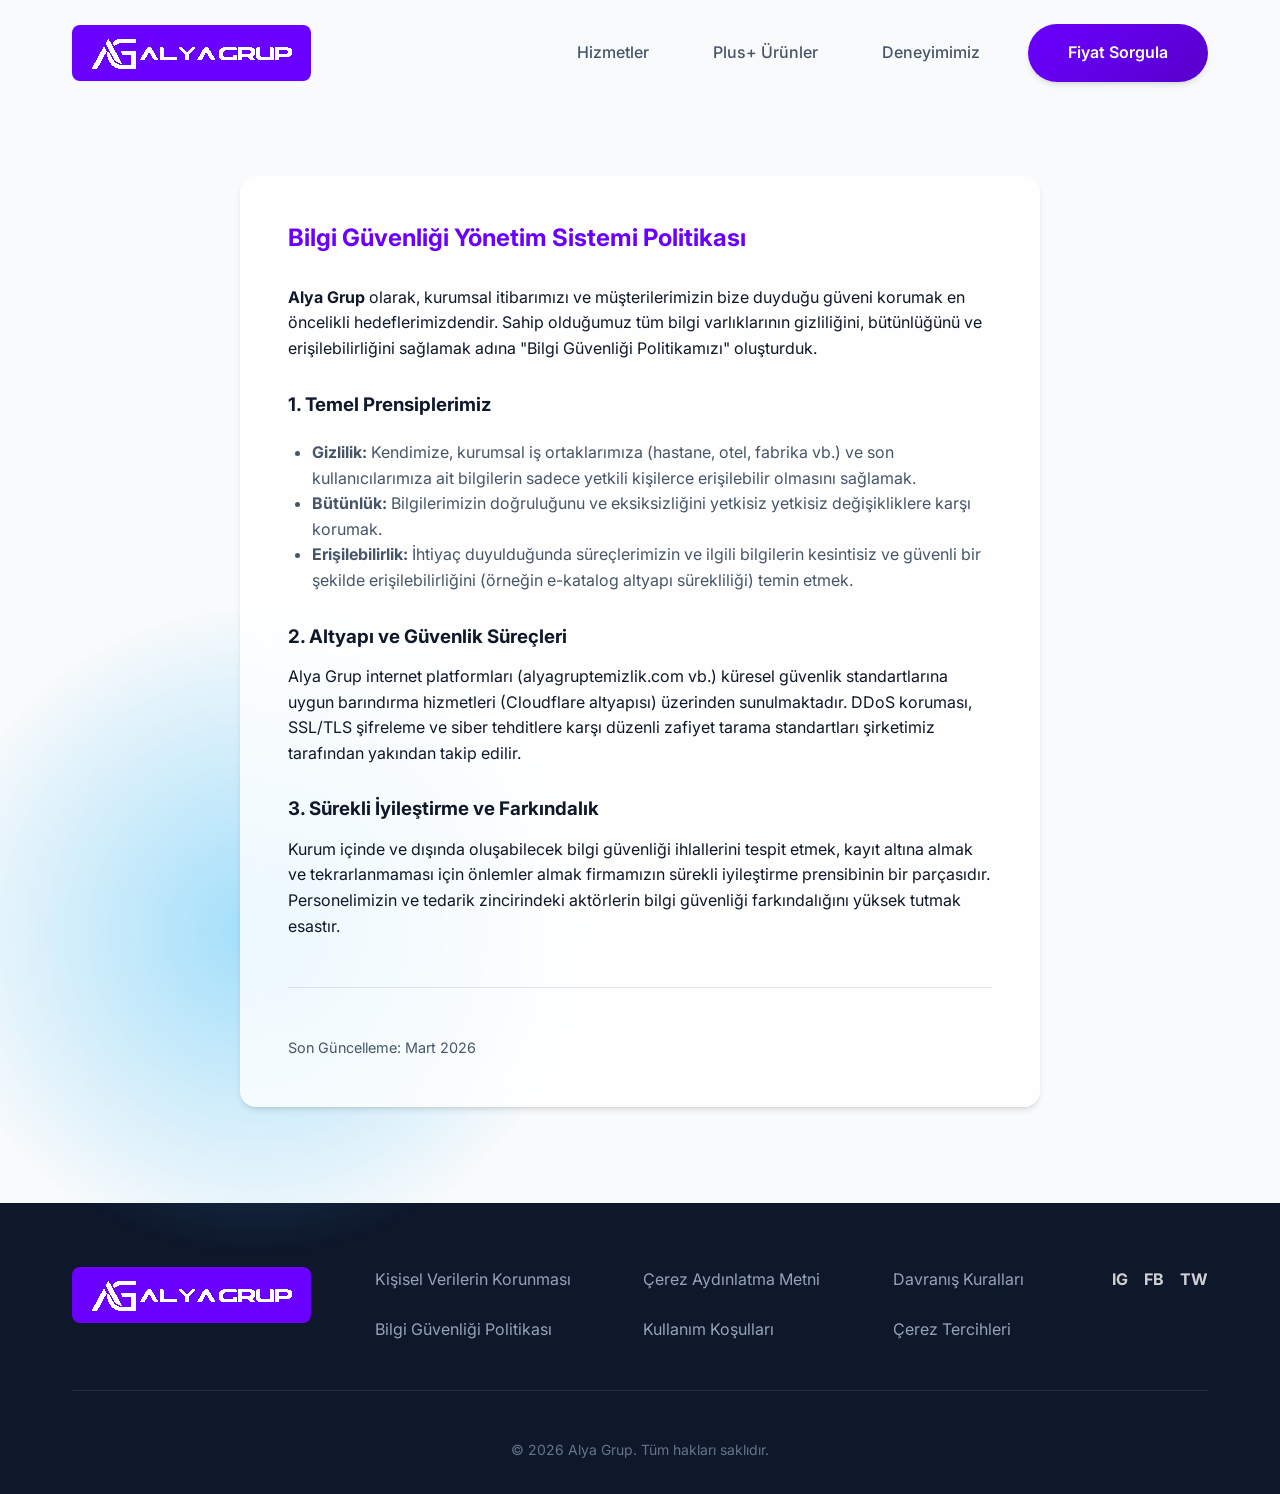
<file: bilgi-guvenligi.html>
<!DOCTYPE html>
<html lang="tr">
<head>
    <meta charset="UTF-8">
    <meta name="viewport" content="width=device-width, initial-scale=1.0">
    <title>Bilgi Güvenliği Politikası - Alya Grup</title>
    <meta name="description" content="Alya Grup Bilgi Güvenliği Politikası ve siber güvenlik standartları.">
    <!-- Google Fonts -->
    <link rel="preconnect" href="https://fonts.googleapis.com">
    <link rel="preconnect" href="https://fonts.gstatic.com" crossorigin>
    <link href="https://fonts.googleapis.com/css2?family=Inter:wght@300;400;500;600;700&display=swap" rel="stylesheet">
    <!-- Main Styles -->
    <link rel="stylesheet" href="style.css?v=3">
</head>
<body>
    <!-- SVG Filter for Logo Background Removal -->
    <svg style="width:0; height:0; position:absolute;" aria-hidden="true">
        <filter id="remove-white-bg">
            <feColorMatrix type="matrix" values="1 0 0 0 0  
                                                 0 1 0 0 0  
                                                 0 0 1 0 0  
                                                 -1 0 0 0 1" />
        </filter>
    </svg>

    <!-- Navigation -->
    <nav class="navbar" id="navbar">
        <div class="container nav-container">
            <a href="index.html" class="logo">
                <img src="New logo.png" alt="Alya Grup Logo" class="logo-img">
            </a>

            <button class="mobile-toggle" aria-label="Toggle navigation">
                <span class="bar"></span>
                <span class="bar"></span>
                <span class="bar"></span>
            </button>
            <ul class="nav-links">
                <li><a href="index.html#services">Hizmetler</a></li>
                <li><a href="index.html#products">Plus+ Ürünler</a></li>
                <li><a href="index.html#experience">Deneyimimiz</a></li>
                <li><a href="index.html#contact" class="btn btn-primary nav-btn">Fiyat Sorgula</a></li>
            </ul>
        </div>
    </nav>

    <!-- Page Content -->
    <section class="section-padding" style="margin-top: 5rem; min-height: 70vh;">
        <div class="bg-orb orb-2"></div>
        <div class="container" style="max-width: 800px; background: rgba(255,255,255,0.8); padding: 3rem; border-radius: var(--border-radius); box-shadow: var(--shadow-md); backdrop-filter: blur(20px);">
            <h1 class="text-primary mb-4" style="margin-bottom: 2rem;">Bilgi Güvenliği Yönetim Sistemi Politikası</h1>
            
            <p style="margin-bottom: 1.5rem;"><strong>Alya Grup</strong> olarak, kurumsal itibarımızı ve müşterilerimizin bize duyduğu güveni korumak en öncelikli hedeflerimizdendir. Sahip olduğumuz tüm bilgi varlıklarının gizliliğini, bütünlüğünü ve erişilebilirliğini sağlamak adına "Bilgi Güvenliği Politikamızı" oluşturduk.</p>

            <h3 style="margin: 2rem 0 1rem; color: var(--text-primary);">1. Temel Prensiplerimiz</h3>
            <p style="margin-bottom: 1.5rem;">
                <ul style="margin-left: 1.5rem; margin-bottom: 1.5rem; color: var(--text-secondary);">
                    <li><strong>Gizlilik:</strong> Kendimize, kurumsal iş ortaklarımıza (hastane, otel, fabrika vb.) ve son kullanıcılarımıza ait bilgilerin sadece yetkili kişilerce erişilebilir olmasını sağlamak.</li>
                    <li><strong>Bütünlük:</strong> Bilgilerimizin doğruluğunu ve eksiksizliğini yetkisiz yetkisiz değişikliklere karşı korumak.</li>
                    <li><strong>Erişilebilirlik:</strong> İhtiyaç duyulduğunda süreçlerimizin ve ilgili bilgilerin kesintisiz ve güvenli bir şekilde erişilebilirliğini (örneğin e-katalog altyapı sürekliliği) temin etmek.</li>
                </ul>
            </p>

            <h3 style="margin: 2rem 0 1rem; color: var(--text-primary);">2. Altyapı ve Güvenlik Süreçleri</h3>
            <p style="margin-bottom: 1.5rem;">Alya Grup internet platformları (alyagruptemizlik.com vb.) küresel güvenlik standartlarına uygun barındırma hizmetleri (Cloudflare altyapısı) üzerinden sunulmaktadır. DDoS koruması, SSL/TLS şifreleme ve siber tehditlere karşı düzenli zafiyet tarama standartları şirketimiz tarafından yakından takip edilir.</p>

            <h3 style="margin: 2rem 0 1rem; color: var(--text-primary);">3. Sürekli İyileştirme ve Farkındalık</h3>
            <p style="margin-bottom: 1.5rem;">Kurum içinde ve dışında oluşabilecek bilgi güvenliği ihlallerini tespit etmek, kayıt altına almak ve tekrarlanmaması için önlemler almak firmamızın sürekli iyileştirme prensibinin bir parçasıdır. Personelimizin ve tedarik zincirindeki aktörlerin bilgi güvenliği farkındalığını yüksek tutmak esastır.</p>

            <hr style="margin: 3rem 0; border: none; border-top: 1px solid rgba(0,0,0,0.1);">
            <p style="color: var(--text-secondary); font-size: 0.9rem;">Son Güncelleme: Mart 2026</p>
        </div>
    </section>

    <!-- Footer -->
    <footer class="footer">
        <div class="container">
            <div class="footer-content">
                <div class="footer-brand">
                    <a href="index.html" class="logo">
                        <img src="New logo.png" alt="Alya Grup Logo" class="logo-img">
                    </a>
                </div>
                <div class="footer-links">
                    <a href="gizlilik-politikasi.html">Kişisel Verilerin Korunması</a>
                    <a href="cerez-politikasi.html">Çerez Aydınlatma Metni</a>
                    <a href="davranis-kurallari.html">Davranış Kuralları</a>
                    <a href="bilgi-guvenligi.html">Bilgi Güvenliği Politikası</a>
                    <a href="kullanim-kosullari.html">Kullanım Koşulları</a>
                    <a href="#" onclick="alert('Çerez tercihleri menüsü yakında eklenecektir.'); return false;">Çerez Tercihleri</a>
                </div>
                <div class="footer-social">
                    <a href="#" aria-label="Instagram">IG</a>
                    <a href="#" aria-label="Facebook">FB</a>
                    <a href="#" aria-label="Twitter">TW</a>
                </div>
            </div>
            <div class="footer-bottom text-center">
                <p>&copy; 2026 Alya Grup. Tüm hakları saklıdır.</p>
            </div>
        </div>
    </footer>

    <script src="script.js"></script>
</body>
</html>
</file>
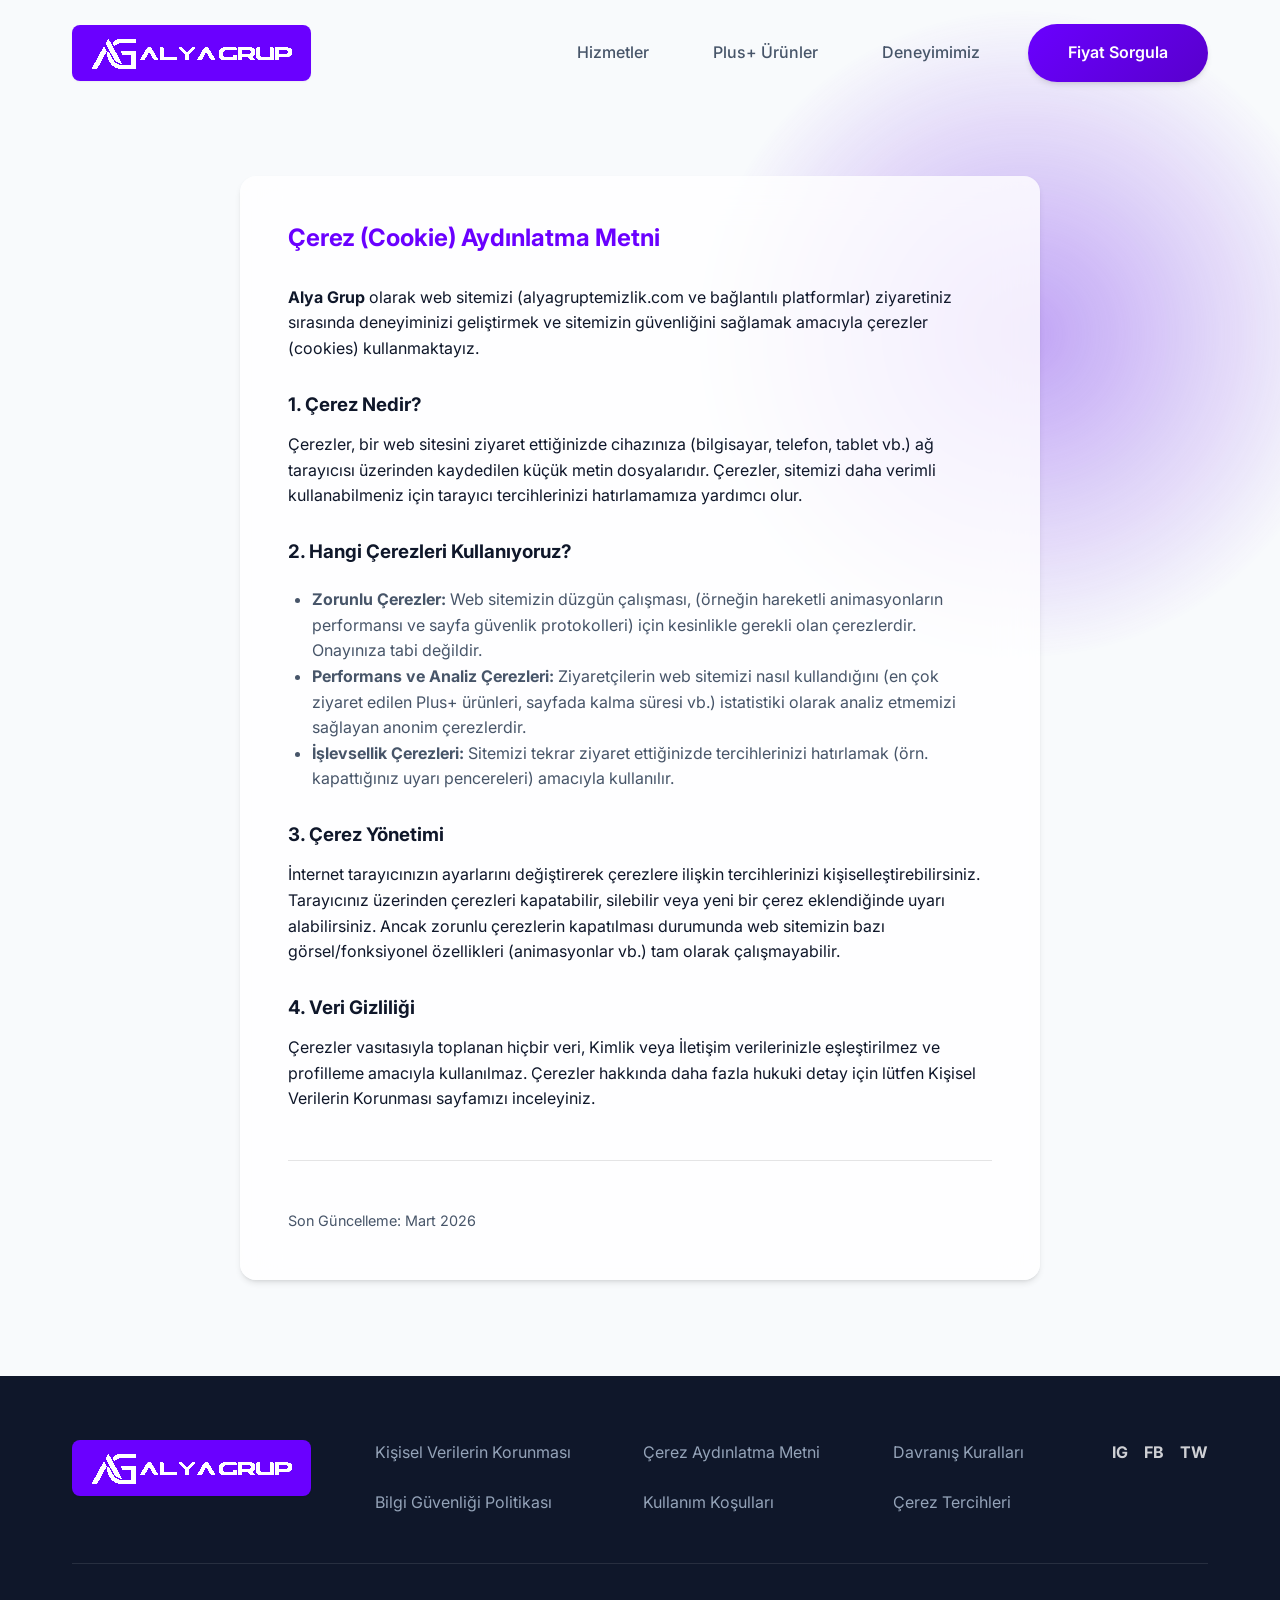
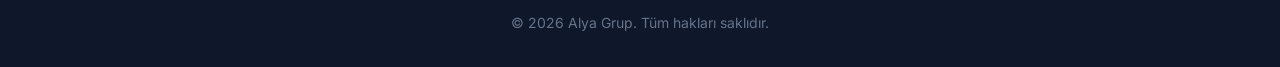
<file: cerez-politikasi.html>
<!DOCTYPE html>
<html lang="tr">
<head>
    <meta charset="UTF-8">
    <meta name="viewport" content="width=device-width, initial-scale=1.0">
    <title>Çerez Aydınlatma Metni - Alya Grup</title>
    <meta name="description" content="Alya Grup Çerez (Cookie) kullanım politikası ve aydınlatma metni.">
    <!-- Google Fonts -->
    <link rel="preconnect" href="https://fonts.googleapis.com">
    <link rel="preconnect" href="https://fonts.gstatic.com" crossorigin>
    <link href="https://fonts.googleapis.com/css2?family=Inter:wght@300;400;500;600;700&display=swap" rel="stylesheet">
    <!-- Main Styles -->
    <link rel="stylesheet" href="style.css?v=3">
</head>
<body>
    <!-- SVG Filter for Logo Background Removal -->
    <svg style="width:0; height:0; position:absolute;" aria-hidden="true">
        <filter id="remove-white-bg">
            <feColorMatrix type="matrix" values="1 0 0 0 0  
                                                 0 1 0 0 0  
                                                 0 0 1 0 0  
                                                 -1 0 0 0 1" />
        </filter>
    </svg>

    <!-- Navigation -->
    <nav class="navbar" id="navbar">
        <div class="container nav-container">
            <a href="index.html" class="logo">
                <img src="New logo.png" alt="Alya Grup Logo" class="logo-img">
            </a>

            <button class="mobile-toggle" aria-label="Toggle navigation">
                <span class="bar"></span>
                <span class="bar"></span>
                <span class="bar"></span>
            </button>
            <ul class="nav-links">
                <li><a href="index.html#services">Hizmetler</a></li>
                <li><a href="index.html#products">Plus+ Ürünler</a></li>
                <li><a href="index.html#experience">Deneyimimiz</a></li>
                <li><a href="index.html#contact" class="btn btn-primary nav-btn">Fiyat Sorgula</a></li>
            </ul>
        </div>
    </nav>

    <!-- Page Content -->
    <section class="section-padding" style="margin-top: 5rem; min-height: 70vh;">
        <div class="bg-orb orb-1"></div>
        <div class="container" style="max-width: 800px; background: rgba(255,255,255,0.8); padding: 3rem; border-radius: var(--border-radius); box-shadow: var(--shadow-md); backdrop-filter: blur(20px);">
            <h1 class="text-primary mb-4" style="margin-bottom: 2rem;">Çerez (Cookie) Aydınlatma Metni</h1>
            
            <p style="margin-bottom: 1.5rem;"><strong>Alya Grup</strong> olarak web sitemizi (alyagruptemizlik.com ve bağlantılı platformlar) ziyaretiniz sırasında deneyiminizi geliştirmek ve sitemizin güvenliğini sağlamak amacıyla çerezler (cookies) kullanmaktayız.</p>

            <h3 style="margin: 2rem 0 1rem; color: var(--text-primary);">1. Çerez Nedir?</h3>
            <p style="margin-bottom: 1.5rem;">Çerezler, bir web sitesini ziyaret ettiğinizde cihazınıza (bilgisayar, telefon, tablet vb.) ağ tarayıcısı üzerinden kaydedilen küçük metin dosyalarıdır. Çerezler, sitemizi daha verimli kullanabilmeniz için tarayıcı tercihlerinizi hatırlamamıza yardımcı olur.</p>

            <h3 style="margin: 2rem 0 1rem; color: var(--text-primary);">2. Hangi Çerezleri Kullanıyoruz?</h3>
            <p style="margin-bottom: 1.5rem;">
                <ul style="margin-left: 1.5rem; margin-bottom: 1.5rem; color: var(--text-secondary);">
                    <li><strong>Zorunlu Çerezler:</strong> Web sitemizin düzgün çalışması, (örneğin hareketli animasyonların performansı ve sayfa güvenlik protokolleri) için kesinlikle gerekli olan çerezlerdir. Onayınıza tabi değildir.</li>
                    <li><strong>Performans ve Analiz Çerezleri:</strong> Ziyaretçilerin web sitemizi nasıl kullandığını (en çok ziyaret edilen Plus+ ürünleri, sayfada kalma süresi vb.) istatistiki olarak analiz etmemizi sağlayan anonim çerezlerdir.</li>
                    <li><strong>İşlevsellik Çerezleri:</strong> Sitemizi tekrar ziyaret ettiğinizde tercihlerinizi hatırlamak (örn. kapattığınız uyarı pencereleri) amacıyla kullanılır.</li>
                </ul>
            </p>

            <h3 style="margin: 2rem 0 1rem; color: var(--text-primary);">3. Çerez Yönetimi</h3>
            <p style="margin-bottom: 1.5rem;">İnternet tarayıcınızın ayarlarını değiştirerek çerezlere ilişkin tercihlerinizi kişiselleştirebilirsiniz. Tarayıcınız üzerinden çerezleri kapatabilir, silebilir veya yeni bir çerez eklendiğinde uyarı alabilirsiniz. Ancak zorunlu çerezlerin kapatılması durumunda web sitemizin bazı görsel/fonksiyonel özellikleri (animasyonlar vb.) tam olarak çalışmayabilir.</p>

            <h3 style="margin: 2rem 0 1rem; color: var(--text-primary);">4. Veri Gizliliği</h3>
            <p style="margin-bottom: 1.5rem;">Çerezler vasıtasıyla toplanan hiçbir veri, Kimlik veya İletişim verilerinizle eşleştirilmez ve profilleme amacıyla kullanılmaz. Çerezler hakkında daha fazla hukuki detay için lütfen Kişisel Verilerin Korunması sayfamızı inceleyiniz.</p>

            <hr style="margin: 3rem 0; border: none; border-top: 1px solid rgba(0,0,0,0.1);">
            <p style="color: var(--text-secondary); font-size: 0.9rem;">Son Güncelleme: Mart 2026</p>
        </div>
    </section>

    <!-- Footer -->
    <footer class="footer">
        <div class="container">
            <div class="footer-content">
                <div class="footer-brand">
                    <a href="index.html" class="logo">
                        <img src="New logo.png" alt="Alya Grup Logo" class="logo-img">
                    </a>
                </div>
                <div class="footer-links">
                    <a href="gizlilik-politikasi.html">Kişisel Verilerin Korunması</a>
                    <a href="cerez-politikasi.html">Çerez Aydınlatma Metni</a>
                    <a href="davranis-kurallari.html">Davranış Kuralları</a>
                    <a href="bilgi-guvenligi.html">Bilgi Güvenliği Politikası</a>
                    <a href="kullanim-kosullari.html">Kullanım Koşulları</a>
                    <a href="#" onclick="alert('Çerez tercihleri menüsü yakında eklenecektir.'); return false;">Çerez Tercihleri</a>
                </div>
                <div class="footer-social">
                    <a href="#" aria-label="Instagram">IG</a>
                    <a href="#" aria-label="Facebook">FB</a>
                    <a href="#" aria-label="Twitter">TW</a>
                </div>
            </div>
            <div class="footer-bottom text-center">
                <p>&copy; 2026 Alya Grup. Tüm hakları saklıdır.</p>
            </div>
        </div>
    </footer>

    <script src="script.js"></script>
</body>
</html>
</file>
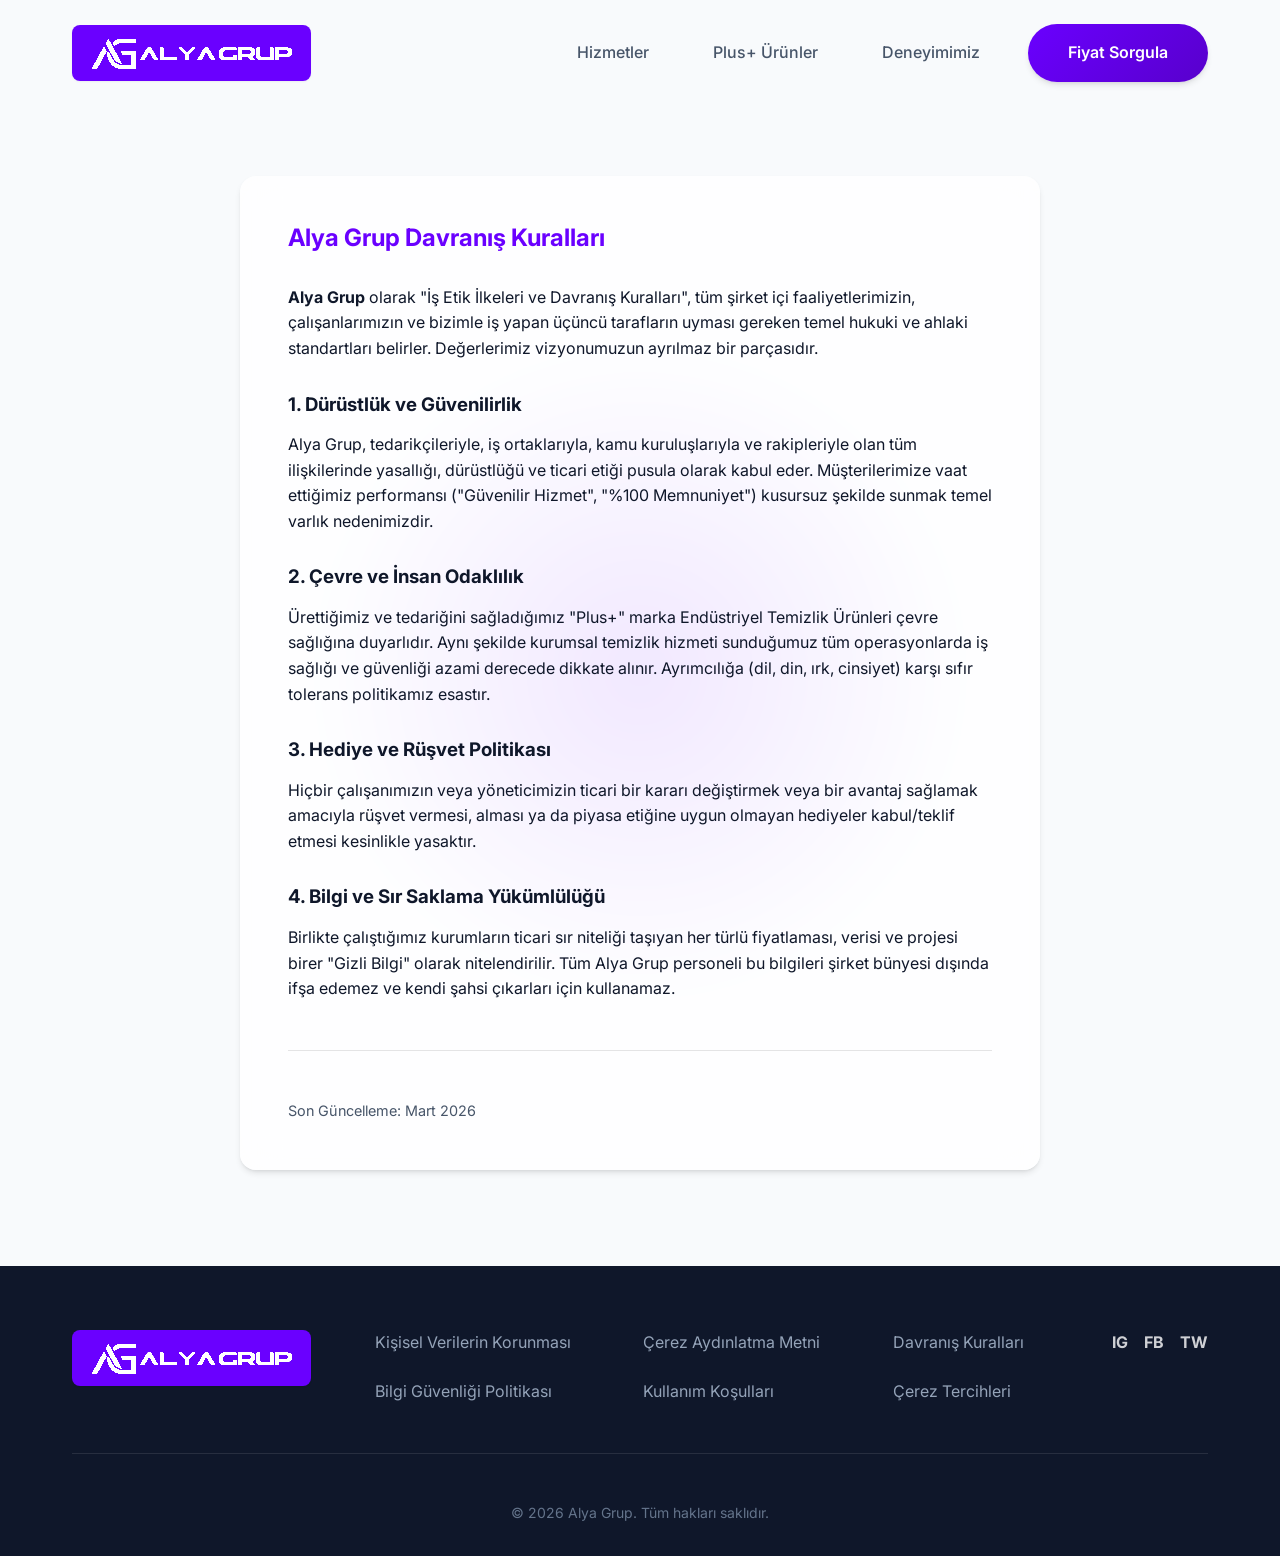
<file: davranis-kurallari.html>
<!DOCTYPE html>
<html lang="tr">
<head>
    <meta charset="UTF-8">
    <meta name="viewport" content="width=device-width, initial-scale=1.0">
    <title>Davranış Kuralları - Alya Grup</title>
    <meta name="description" content="Alya Grup Etik İlke ve Davranış Kuralları.">
    <!-- Google Fonts -->
    <link rel="preconnect" href="https://fonts.googleapis.com">
    <link rel="preconnect" href="https://fonts.gstatic.com" crossorigin>
    <link href="https://fonts.googleapis.com/css2?family=Inter:wght@300;400;500;600;700&display=swap" rel="stylesheet">
    <!-- Main Styles -->
    <link rel="stylesheet" href="style.css?v=3">
</head>
<body>
    <!-- SVG Filter for Logo Background Removal -->
    <svg style="width:0; height:0; position:absolute;" aria-hidden="true">
        <filter id="remove-white-bg">
            <feColorMatrix type="matrix" values="1 0 0 0 0  
                                                 0 1 0 0 0  
                                                 0 0 1 0 0  
                                                 -1 0 0 0 1" />
        </filter>
    </svg>

    <!-- Navigation -->
    <nav class="navbar" id="navbar">
        <div class="container nav-container">
            <a href="index.html" class="logo">
                <img src="New logo.png" alt="Alya Grup Logo" class="logo-img">
            </a>

            <button class="mobile-toggle" aria-label="Toggle navigation">
                <span class="bar"></span>
                <span class="bar"></span>
                <span class="bar"></span>
            </button>
            <ul class="nav-links">
                <li><a href="index.html#services">Hizmetler</a></li>
                <li><a href="index.html#products">Plus+ Ürünler</a></li>
                <li><a href="index.html#experience">Deneyimimiz</a></li>
                <li><a href="index.html#contact" class="btn btn-primary nav-btn">Fiyat Sorgula</a></li>
            </ul>
        </div>
    </nav>

    <!-- Page Content -->
    <section class="section-padding" style="margin-top: 5rem; min-height: 70vh;">
        <div class="bg-orb orb-3"></div>
        <div class="container" style="max-width: 800px; background: rgba(255,255,255,0.8); padding: 3rem; border-radius: var(--border-radius); box-shadow: var(--shadow-md); backdrop-filter: blur(20px);">
            <h1 class="text-primary mb-4" style="margin-bottom: 2rem;">Alya Grup Davranış Kuralları</h1>
            
            <p style="margin-bottom: 1.5rem;"><strong>Alya Grup</strong> olarak "İş Etik İlkeleri ve Davranış Kuralları", tüm şirket içi faaliyetlerimizin, çalışanlarımızın ve bizimle iş yapan üçüncü tarafların uyması gereken temel hukuki ve ahlaki standartları belirler. Değerlerimiz vizyonumuzun ayrılmaz bir parçasıdır.</p>

            <h3 style="margin: 2rem 0 1rem; color: var(--text-primary);">1. Dürüstlük ve Güvenilirlik</h3>
            <p style="margin-bottom: 1.5rem;">Alya Grup, tedarikçileriyle, iş ortaklarıyla, kamu kuruluşlarıyla ve rakipleriyle olan tüm ilişkilerinde yasallığı, dürüstlüğü ve ticari etiği pusula olarak kabul eder. Müşterilerimize vaat ettiğimiz performansı ("Güvenilir Hizmet", "%100 Memnuniyet") kusursuz şekilde sunmak temel varlık nedenimizdir.</p>

            <h3 style="margin: 2rem 0 1rem; color: var(--text-primary);">2. Çevre ve İnsan Odaklılık</h3>
            <p style="margin-bottom: 1.5rem;">Ürettiğimiz ve tedariğini sağladığımız "Plus+" marka Endüstriyel Temizlik Ürünleri çevre sağlığına duyarlıdır. Aynı şekilde kurumsal temizlik hizmeti sunduğumuz tüm operasyonlarda iş sağlığı ve güvenliği azami derecede dikkate alınır. Ayrımcılığa (dil, din, ırk, cinsiyet) karşı sıfır tolerans politikamız esastır.</p>

            <h3 style="margin: 2rem 0 1rem; color: var(--text-primary);">3. Hediye ve Rüşvet Politikası</h3>
            <p style="margin-bottom: 1.5rem;">Hiçbir çalışanımızın veya yöneticimizin ticari bir kararı değiştirmek veya bir avantaj sağlamak amacıyla rüşvet vermesi, alması ya da piyasa etiğine uygun olmayan hediyeler kabul/teklif etmesi kesinlikle yasaktır.</p>

            <h3 style="margin: 2rem 0 1rem; color: var(--text-primary);">4. Bilgi ve Sır Saklama Yükümlülüğü</h3>
            <p style="margin-bottom: 1.5rem;">Birlikte çalıştığımız kurumların ticari sır niteliği taşıyan her türlü fiyatlaması, verisi ve projesi birer "Gizli Bilgi" olarak nitelendirilir. Tüm Alya Grup personeli bu bilgileri şirket bünyesi dışında ifşa edemez ve kendi şahsi çıkarları için kullanamaz.</p>

            <hr style="margin: 3rem 0; border: none; border-top: 1px solid rgba(0,0,0,0.1);">
            <p style="color: var(--text-secondary); font-size: 0.9rem;">Son Güncelleme: Mart 2026</p>
        </div>
    </section>

    <!-- Footer -->
    <footer class="footer">
        <div class="container">
            <div class="footer-content">
                <div class="footer-brand">
                    <a href="index.html" class="logo">
                        <img src="New logo.png" alt="Alya Grup Logo" class="logo-img">
                    </a>
                </div>
                <div class="footer-links">
                    <a href="gizlilik-politikasi.html">Kişisel Verilerin Korunması</a>
                    <a href="cerez-politikasi.html">Çerez Aydınlatma Metni</a>
                    <a href="davranis-kurallari.html">Davranış Kuralları</a>
                    <a href="bilgi-guvenligi.html">Bilgi Güvenliği Politikası</a>
                    <a href="kullanim-kosullari.html">Kullanım Koşulları</a>
                    <a href="#" onclick="alert('Çerez tercihleri menüsü yakında eklenecektir.'); return false;">Çerez Tercihleri</a>
                </div>
                <div class="footer-social">
                    <a href="#" aria-label="Instagram">IG</a>
                    <a href="#" aria-label="Facebook">FB</a>
                    <a href="#" aria-label="Twitter">TW</a>
                </div>
            </div>
            <div class="footer-bottom text-center">
                <p>&copy; 2026 Alya Grup. Tüm hakları saklıdır.</p>
            </div>
        </div>
    </footer>

    <script src="script.js"></script>
</body>
</html>
</file>
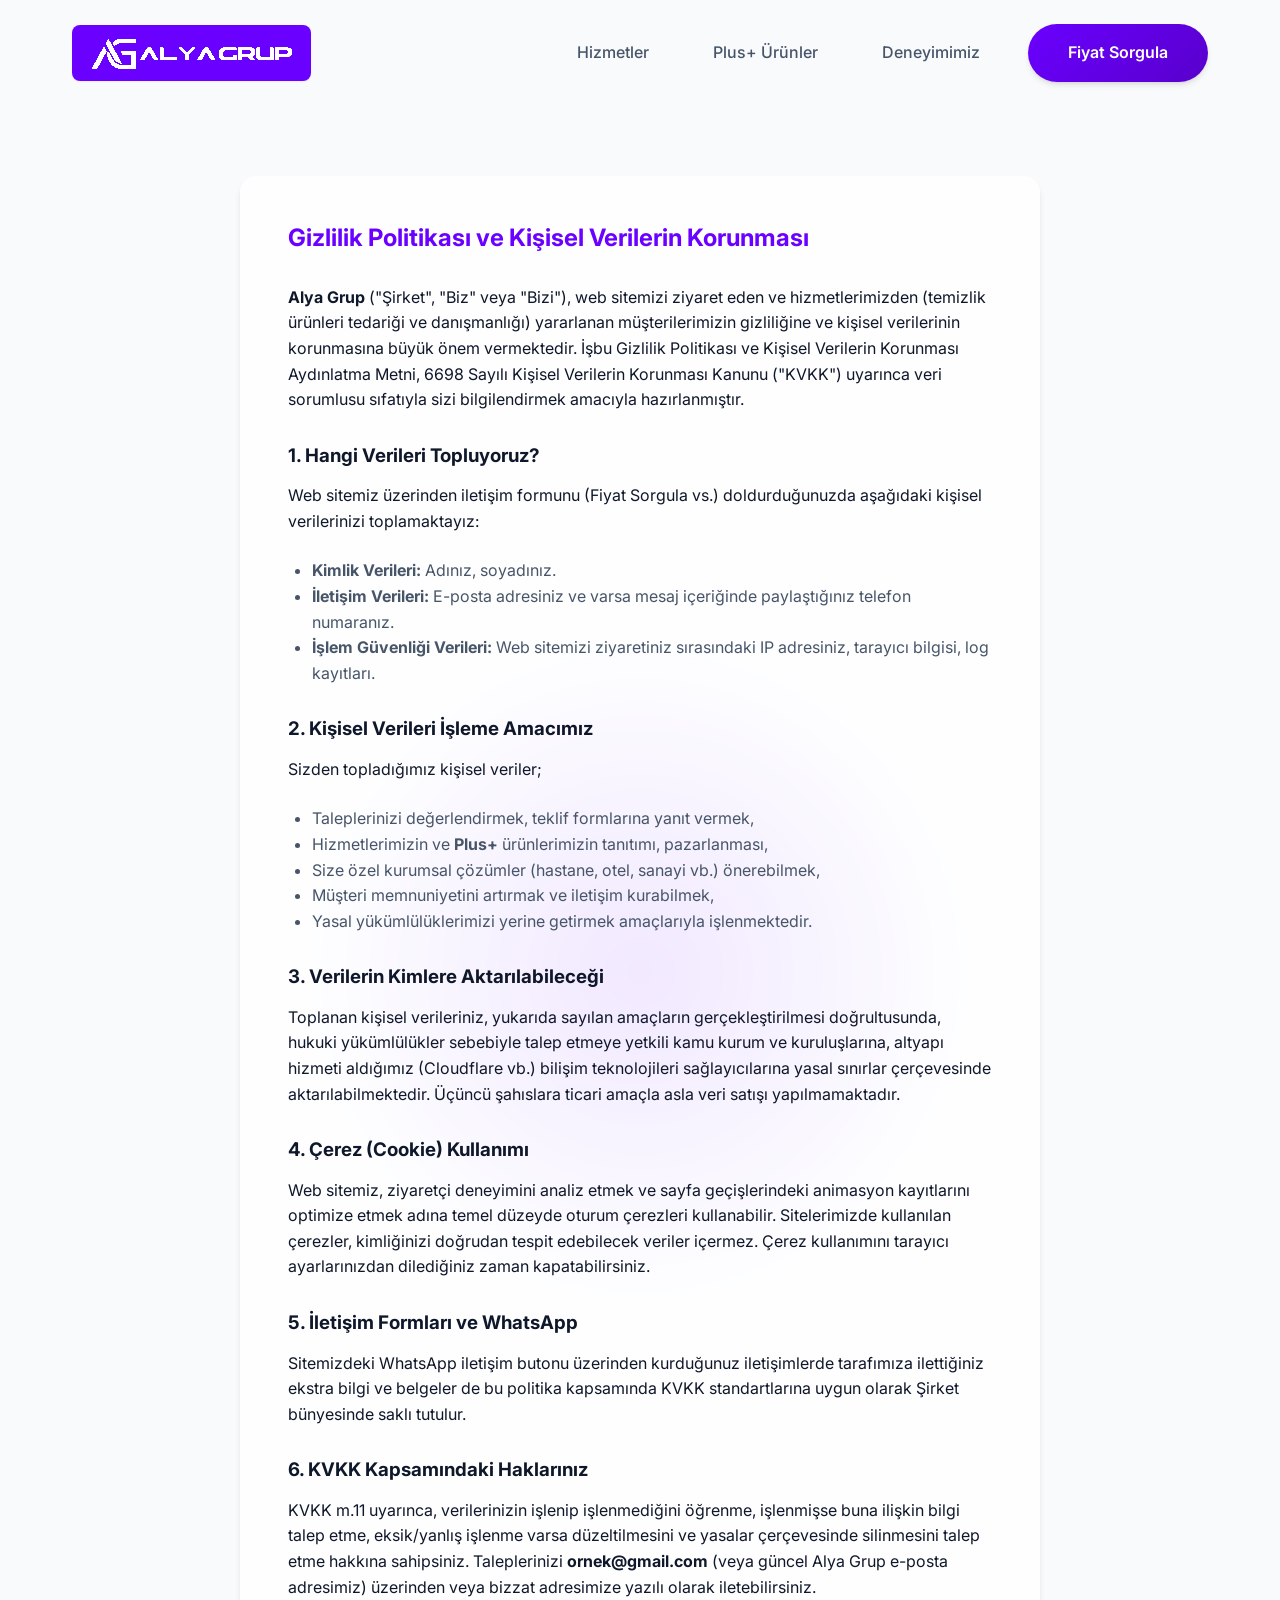
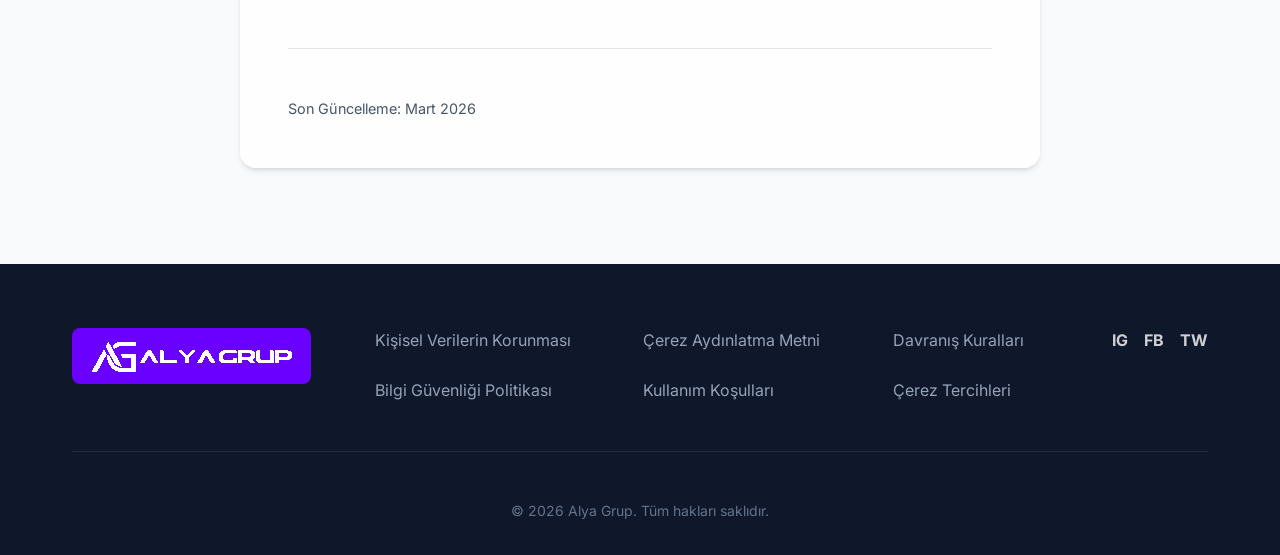
<file: gizlilik-politikasi.html>
<!DOCTYPE html>
<html lang="tr">
<head>
    <meta charset="UTF-8">
    <meta name="viewport" content="width=device-width, initial-scale=1.0">
    <title>Gizlilik Politikası ve KVKK - Alya Grup</title>
    <meta name="description" content="Alya Grup Gizlilik Politikası ve Kişisel Verilerin Korunması Kanunu (KVKK) aydınlatma metni.">
    <!-- Google Fonts -->
    <link rel="preconnect" href="https://fonts.googleapis.com">
    <link rel="preconnect" href="https://fonts.gstatic.com" crossorigin>
    <link href="https://fonts.googleapis.com/css2?family=Inter:wght@300;400;500;600;700&display=swap" rel="stylesheet">
    <!-- Main Styles -->
    <link rel="stylesheet" href="style.css?v=3">
</head>
<body>
    <!-- SVG Filter for Logo Background Removal -->
    <svg style="width:0; height:0; position:absolute;" aria-hidden="true">
        <filter id="remove-white-bg">
            <feColorMatrix type="matrix" values="1 0 0 0 0  
                                                 0 1 0 0 0  
                                                 0 0 1 0 0  
                                                 -1 0 0 0 1" />
        </filter>
    </svg>

    <!-- Navigation -->
    <nav class="navbar" id="navbar">
        <div class="container nav-container">
            <a href="index.html" class="logo">
                <img src="New logo.png" alt="Alya Grup Logo" class="logo-img">
            </a>

            <button class="mobile-toggle" aria-label="Toggle navigation">
                <span class="bar"></span>
                <span class="bar"></span>
                <span class="bar"></span>
            </button>
            <ul class="nav-links">
                <li><a href="index.html#services">Hizmetler</a></li>
                <li><a href="index.html#products">Plus+ Ürünler</a></li>
                <li><a href="index.html#experience">Deneyimimiz</a></li>
                <li><a href="index.html#contact" class="btn btn-primary nav-btn">Fiyat Sorgula</a></li>
            </ul>
        </div>
    </nav>

    <!-- Page Content -->
    <section class="section-padding" style="margin-top: 5rem; min-height: 70vh;">
        <div class="bg-orb orb-3"></div>
        <div class="container" style="max-width: 800px; background: rgba(255,255,255,0.8); padding: 3rem; border-radius: var(--border-radius); box-shadow: var(--shadow-md); backdrop-filter: blur(20px);">
            <h1 class="text-primary mb-4" style="margin-bottom: 2rem;">Gizlilik Politikası ve Kişisel Verilerin Korunması</h1>
            
            <p style="margin-bottom: 1.5rem;"><strong>Alya Grup</strong> ("Şirket", "Biz" veya "Bizi"), web sitemizi ziyaret eden ve hizmetlerimizden (temizlik ürünleri tedariği ve danışmanlığı) yararlanan müşterilerimizin gizliliğine ve kişisel verilerinin korunmasına büyük önem vermektedir. İşbu Gizlilik Politikası ve Kişisel Verilerin Korunması Aydınlatma Metni, 6698 Sayılı Kişisel Verilerin Korunması Kanunu ("KVKK") uyarınca veri sorumlusu sıfatıyla sizi bilgilendirmek amacıyla hazırlanmıştır.</p>

            <h3 style="margin: 2rem 0 1rem; color: var(--text-primary);">1. Hangi Verileri Topluyoruz?</h3>
            <p style="margin-bottom: 1.5rem;">Web sitemiz üzerinden iletişim formunu (Fiyat Sorgula vs.) doldurduğunuzda aşağıdaki kişisel verilerinizi toplamaktayız:
                <ul style="margin-left: 1.5rem; margin-bottom: 1.5rem; color: var(--text-secondary);">
                    <li><strong>Kimlik Verileri:</strong> Adınız, soyadınız.</li>
                    <li><strong>İletişim Verileri:</strong> E-posta adresiniz ve varsa mesaj içeriğinde paylaştığınız telefon numaranız.</li>
                    <li><strong>İşlem Güvenliği Verileri:</strong> Web sitemizi ziyaretiniz sırasındaki IP adresiniz, tarayıcı bilgisi, log kayıtları.</li>
                </ul>
            </p>

            <h3 style="margin: 2rem 0 1rem; color: var(--text-primary);">2. Kişisel Verileri İşleme Amacımız</h3>
            <p style="margin-bottom: 1.5rem;">Sizden topladığımız kişisel veriler;
                <ul style="margin-left: 1.5rem; margin-bottom: 1.5rem; color: var(--text-secondary);">
                    <li>Taleplerinizi değerlendirmek, teklif formlarına yanıt vermek,</li>
                    <li>Hizmetlerimizin ve <strong>Plus+</strong> ürünlerimizin tanıtımı, pazarlanması,</li>
                    <li>Size özel kurumsal çözümler (hastane, otel, sanayi vb.) önerebilmek,</li>
                    <li>Müşteri memnuniyetini artırmak ve iletişim kurabilmek,</li>
                    <li>Yasal yükümlülüklerimizi yerine getirmek amaçlarıyla işlenmektedir.</li>
                </ul>
            </p>

            <h3 style="margin: 2rem 0 1rem; color: var(--text-primary);">3. Verilerin Kimlere Aktarılabileceği</h3>
            <p style="margin-bottom: 1.5rem;">Toplanan kişisel verileriniz, yukarıda sayılan amaçların gerçekleştirilmesi doğrultusunda, hukuki yükümlülükler sebebiyle talep etmeye yetkili kamu kurum ve kuruluşlarına, altyapı hizmeti aldığımız (Cloudflare vb.) bilişim teknolojileri sağlayıcılarına yasal sınırlar çerçevesinde aktarılabilmektedir. Üçüncü şahıslara ticari amaçla asla veri satışı yapılmamaktadır.</p>

            <h3 style="margin: 2rem 0 1rem; color: var(--text-primary);">4. Çerez (Cookie) Kullanımı</h3>
            <p style="margin-bottom: 1.5rem;">Web sitemiz, ziyaretçi deneyimini analiz etmek ve sayfa geçişlerindeki animasyon kayıtlarını optimize etmek adına temel düzeyde oturum çerezleri kullanabilir. Sitelerimizde kullanılan çerezler, kimliğinizi doğrudan tespit edebilecek veriler içermez. Çerez kullanımını tarayıcı ayarlarınızdan dilediğiniz zaman kapatabilirsiniz.</p>

            <h3 style="margin: 2rem 0 1rem; color: var(--text-primary);">5. İletişim Formları ve WhatsApp</h3>
            <p style="margin-bottom: 1.5rem;">Sitemizdeki WhatsApp iletişim butonu üzerinden kurduğunuz iletişimlerde tarafımıza ilettiğiniz ekstra bilgi ve belgeler de bu politika kapsamında KVKK standartlarına uygun olarak Şirket bünyesinde saklı tutulur.</p>
            
            <h3 style="margin: 2rem 0 1rem; color: var(--text-primary);">6. KVKK Kapsamındaki Haklarınız</h3>
            <p style="margin-bottom: 1.5rem;">KVKK m.11 uyarınca, verilerinizin işlenip işlenmediğini öğrenme, işlenmişse buna ilişkin bilgi talep etme, eksik/yanlış işlenme varsa düzeltilmesini ve yasalar çerçevesinde silinmesini talep etme hakkına sahipsiniz. Taleplerinizi <strong>ornek@gmail.com</strong> (veya güncel Alya Grup e-posta adresimiz) üzerinden veya bizzat adresimize yazılı olarak iletebilirsiniz.</p>

            <hr style="margin: 3rem 0; border: none; border-top: 1px solid rgba(0,0,0,0.1);">
            <p style="color: var(--text-secondary); font-size: 0.9rem;">Son Güncelleme: Mart 2026</p>
        </div>
    </section>

    <!-- Footer -->
    <footer class="footer">
        <div class="container">
            <div class="footer-content">
                <div class="footer-brand">
                    <a href="index.html" class="logo">
                        <img src="New logo.png" alt="Alya Grup Logo" class="logo-img">
                    </a>
                </div>
                <div class="footer-links">
                    <a href="gizlilik-politikasi.html">Kişisel Verilerin Korunması</a>
                    <a href="cerez-politikasi.html">Çerez Aydınlatma Metni</a>
                    <a href="davranis-kurallari.html">Davranış Kuralları</a>
                    <a href="bilgi-guvenligi.html">Bilgi Güvenliği Politikası</a>
                    <a href="kullanim-kosullari.html">Kullanım Koşulları</a>
                    <a href="#" onclick="alert('Çerez tercihleri menüsü yakında eklenecektir.'); return false;">Çerez Tercihleri</a>
                </div>
                <div class="footer-social">
                    <a href="#" aria-label="Instagram">IG</a>
                    <a href="#" aria-label="Facebook">FB</a>
                    <a href="#" aria-label="Twitter">TW</a>
                </div>
            </div>
            <div class="footer-bottom text-center">
                <p>&copy; 2026 Alya Grup. Tüm hakları saklıdır.</p>
            </div>
        </div>
    </footer>

    <script src="script.js"></script>
</body>
</html>
</file>
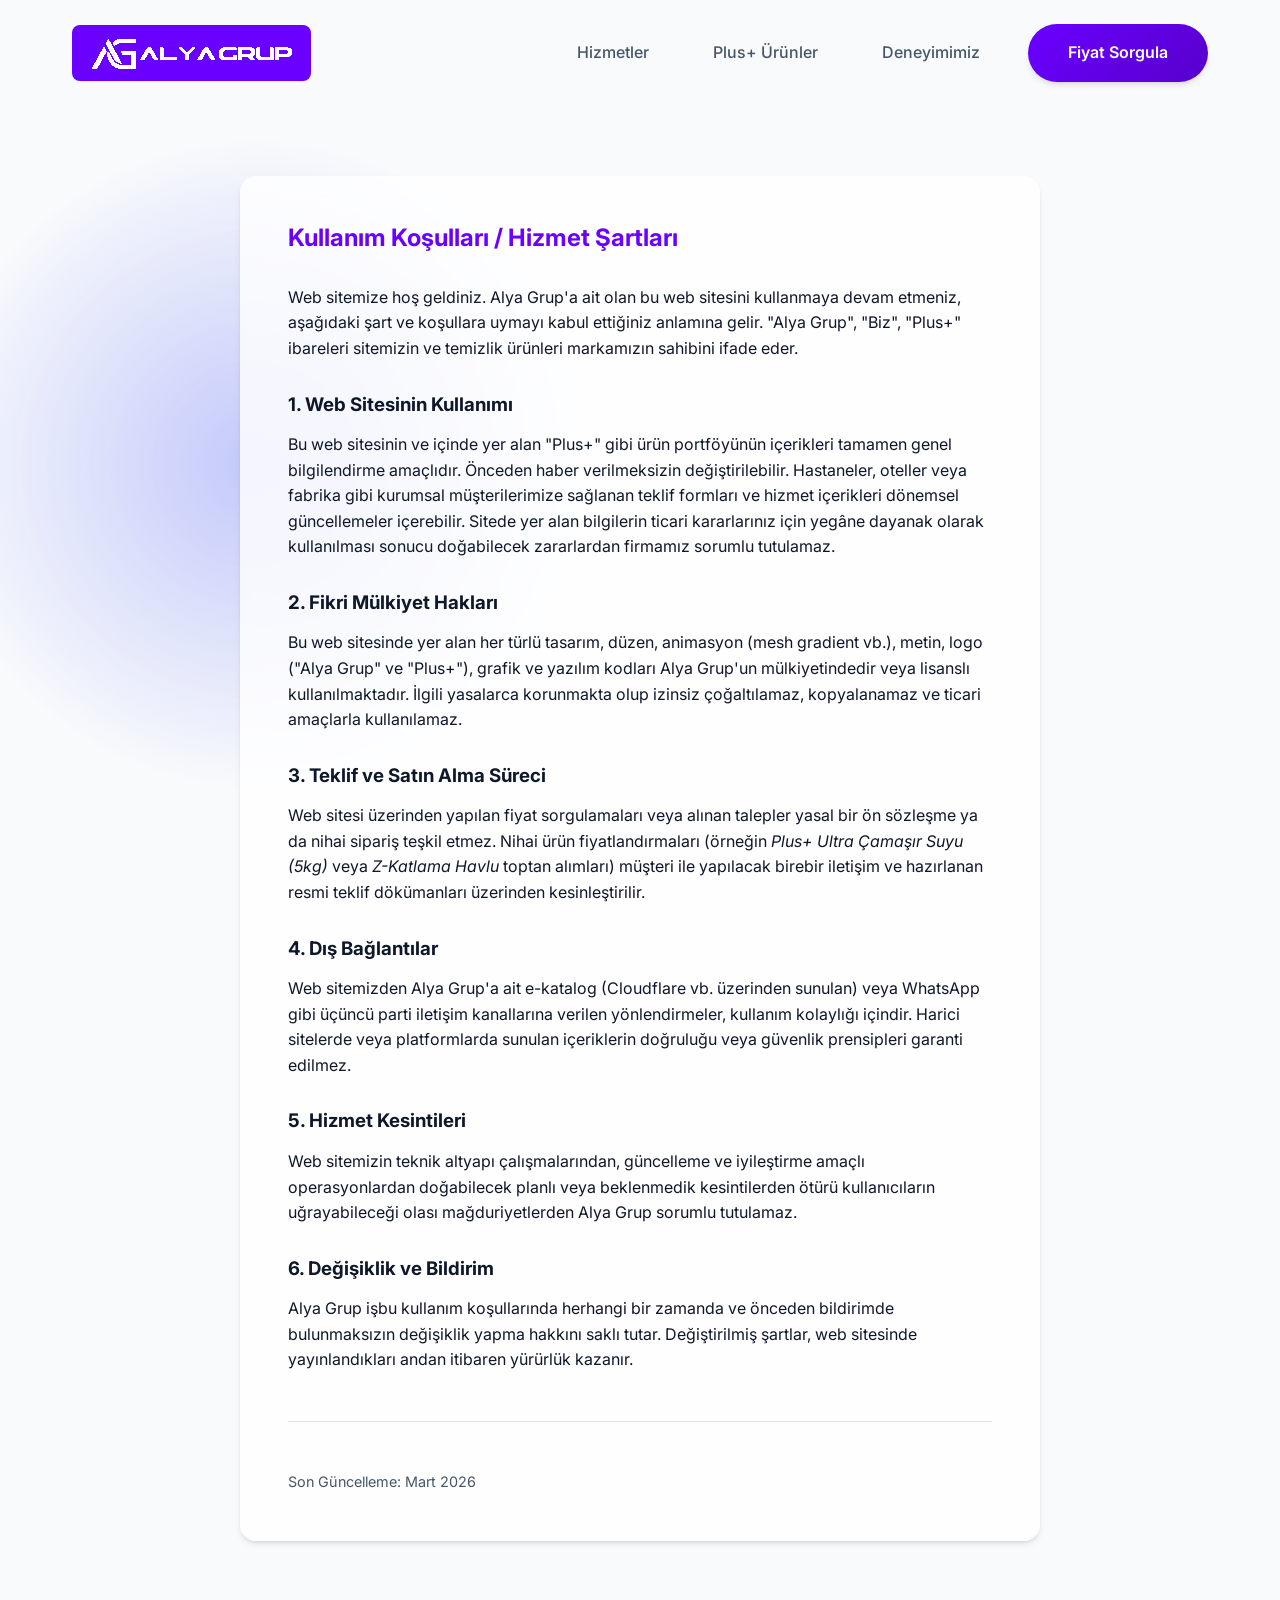
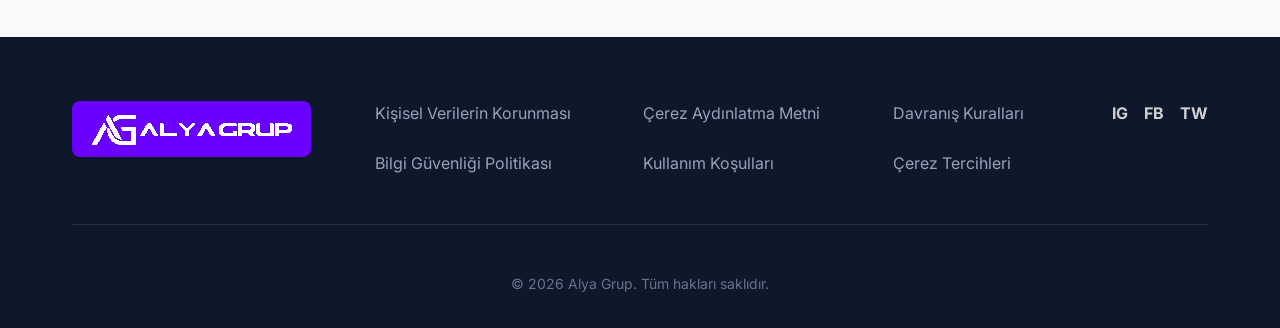
<file: kullanim-kosullari.html>
<!DOCTYPE html>
<html lang="tr">
<head>
    <meta charset="UTF-8">
    <meta name="viewport" content="width=device-width, initial-scale=1.0">
    <title>Kullanım Koşulları - Alya Grup</title>
    <meta name="description" content="Alya Grup web sitesi kullanım koşulları ve hizmet şartları.">
    <!-- Google Fonts -->
    <link rel="preconnect" href="https://fonts.googleapis.com">
    <link rel="preconnect" href="https://fonts.gstatic.com" crossorigin>
    <link href="https://fonts.googleapis.com/css2?family=Inter:wght@300;400;500;600;700&display=swap" rel="stylesheet">
    <!-- Main Styles -->
    <link rel="stylesheet" href="style.css?v=3">
</head>
<body>
    <!-- SVG Filter for Logo Background Removal -->
    <svg style="width:0; height:0; position:absolute;" aria-hidden="true">
        <filter id="remove-white-bg">
            <feColorMatrix type="matrix" values="1 0 0 0 0  
                                                 0 1 0 0 0  
                                                 0 0 1 0 0  
                                                 -1 0 0 0 1" />
        </filter>
    </svg>

    <!-- Navigation -->
    <nav class="navbar" id="navbar">
        <div class="container nav-container">
            <a href="index.html" class="logo">
                <img src="New logo.png" alt="Alya Grup Logo" class="logo-img">
            </a>

            <button class="mobile-toggle" aria-label="Toggle navigation">
                <span class="bar"></span>
                <span class="bar"></span>
                <span class="bar"></span>
            </button>
            <ul class="nav-links">
                <li><a href="index.html#services">Hizmetler</a></li>
                <li><a href="index.html#products">Plus+ Ürünler</a></li>
                <li><a href="index.html#experience">Deneyimimiz</a></li>
                <li><a href="index.html#contact" class="btn btn-primary nav-btn">Fiyat Sorgula</a></li>
            </ul>
        </div>
    </nav>

    <!-- Page Content -->
    <section class="section-padding" style="margin-top: 5rem; min-height: 70vh;">
        <div class="bg-orb orb-4"></div>
        <div class="container" style="max-width: 800px; background: rgba(255,255,255,0.8); padding: 3rem; border-radius: var(--border-radius); box-shadow: var(--shadow-md); backdrop-filter: blur(20px);">
            <h1 class="text-primary mb-4" style="margin-bottom: 2rem;">Kullanım Koşulları / Hizmet Şartları</h1>
            
            <p style="margin-bottom: 1.5rem;">Web sitemize hoş geldiniz. Alya Grup'a ait olan bu web sitesini kullanmaya devam etmeniz, aşağıdaki şart ve koşullara uymayı kabul ettiğiniz anlamına gelir. "Alya Grup", "Biz", "Plus+" ibareleri sitemizin ve temizlik ürünleri markamızın sahibini ifade eder.</p>

            <h3 style="margin: 2rem 0 1rem; color: var(--text-primary);">1. Web Sitesinin Kullanımı</h3>
            <p style="margin-bottom: 1.5rem;">Bu web sitesinin ve içinde yer alan "Plus+" gibi ürün portföyünün içerikleri tamamen genel bilgilendirme amaçlıdır. Önceden haber verilmeksizin değiştirilebilir.
                Hastaneler, oteller veya fabrika gibi kurumsal müşterilerimize sağlanan teklif formları ve hizmet içerikleri dönemsel güncellemeler içerebilir. Sitede yer alan bilgilerin ticari kararlarınız için yegâne dayanak olarak kullanılması sonucu doğabilecek zararlardan firmamız sorumlu tutulamaz.
            </p>

            <h3 style="margin: 2rem 0 1rem; color: var(--text-primary);">2. Fikri Mülkiyet Hakları</h3>
            <p style="margin-bottom: 1.5rem;">Bu web sitesinde yer alan her türlü tasarım, düzen, animasyon (mesh gradient vb.), metin, logo ("Alya Grup" ve "Plus+"), grafik ve yazılım kodları Alya Grup'un mülkiyetindedir veya lisanslı kullanılmaktadır. İlgili yasalarca korunmakta olup izinsiz çoğaltılamaz, kopyalanamaz ve ticari amaçlarla kullanılamaz.</p>

            <h3 style="margin: 2rem 0 1rem; color: var(--text-primary);">3. Teklif ve Satın Alma Süreci</h3>
            <p style="margin-bottom: 1.5rem;">Web sitesi üzerinden yapılan fiyat sorgulamaları veya alınan talepler yasal bir ön sözleşme ya da nihai sipariş teşkil etmez. Nihai ürün fiyatlandırmaları (örneğin <em>Plus+ Ultra Çamaşır Suyu (5kg)</em> veya <em>Z-Katlama Havlu</em> toptan alımları) müşteri ile yapılacak birebir iletişim ve hazırlanan resmi teklif dökümanları üzerinden kesinleştirilir.</p>

            <h3 style="margin: 2rem 0 1rem; color: var(--text-primary);">4. Dış Bağlantılar</h3>
            <p style="margin-bottom: 1.5rem;">Web sitemizden Alya Grup'a ait e-katalog (Cloudflare vb. üzerinden sunulan) veya WhatsApp gibi üçüncü parti iletişim kanallarına verilen yönlendirmeler, kullanım kolaylığı içindir. Harici sitelerde veya platformlarda sunulan içeriklerin doğruluğu veya güvenlik prensipleri garanti edilmez.</p>

            <h3 style="margin: 2rem 0 1rem; color: var(--text-primary);">5. Hizmet Kesintileri</h3>
            <p style="margin-bottom: 1.5rem;">Web sitemizin teknik altyapı çalışmalarından, güncelleme ve iyileştirme amaçlı operasyonlardan doğabilecek planlı veya beklenmedik kesintilerden ötürü kullanıcıların uğrayabileceği olası mağduriyetlerden Alya Grup sorumlu tutulamaz.</p>
            
            <h3 style="margin: 2rem 0 1rem; color: var(--text-primary);">6. Değişiklik ve Bildirim</h3>
            <p style="margin-bottom: 1.5rem;">Alya Grup işbu kullanım koşullarında herhangi bir zamanda ve önceden bildirimde bulunmaksızın değişiklik yapma hakkını saklı tutar. Değiştirilmiş şartlar, web sitesinde yayınlandıkları andan itibaren yürürlük kazanır.</p>

            <hr style="margin: 3rem 0; border: none; border-top: 1px solid rgba(0,0,0,0.1);">
            <p style="color: var(--text-secondary); font-size: 0.9rem;">Son Güncelleme: Mart 2026</p>
        </div>
    </section>

    <!-- Footer -->
    <footer class="footer">
        <div class="container">
            <div class="footer-content">
                <div class="footer-brand">
                    <a href="index.html" class="logo">
                        <img src="New logo.png" alt="Alya Grup Logo" class="logo-img">
                    </a>
                </div>
                <div class="footer-links">
                    <a href="gizlilik-politikasi.html">Kişisel Verilerin Korunması</a>
                    <a href="cerez-politikasi.html">Çerez Aydınlatma Metni</a>
                    <a href="davranis-kurallari.html">Davranış Kuralları</a>
                    <a href="bilgi-guvenligi.html">Bilgi Güvenliği Politikası</a>
                    <a href="kullanim-kosullari.html">Kullanım Koşulları</a>
                    <a href="#" onclick="alert('Çerez tercihleri menüsü yakında eklenecektir.'); return false;">Çerez Tercihleri</a>
                </div>
                <div class="footer-social">
                    <a href="#" aria-label="Instagram">IG</a>
                    <a href="#" aria-label="Facebook">FB</a>
                    <a href="#" aria-label="Twitter">TW</a>
                </div>
            </div>
            <div class="footer-bottom text-center">
                <p>&copy; 2026 Alya Grup. Tüm hakları saklıdır.</p>
            </div>
        </div>
    </footer>

    <script src="script.js"></script>
</body>
</html>
</file>
<file: style.css>
/* Modern CSS Reset & Variables */
:root {
    /* Color Palette - Light Mode */
    --primary-color: #6A00FF;
    --primary-dark: #5800cc;
    --secondary-color: #f3e8ff;
    --accent-color: #7c3aed;
    --text-primary: #0f172a;
    --text-secondary: #475569;
    --bg-white: #ffffff;
    --bg-light: #f8fafc;
    --glass-bg: rgba(255, 255, 255, 0.85);
    --glass-border: rgba(106, 0, 255, 0.12);

    /* Typography */
    --font-heading: 'Inter', system-ui, -apple-system, sans-serif;
    --font-body: 'Inter', system-ui, -apple-system, sans-serif;

    /* Spacing & Layout */
    --container-padding: 2rem;
    --max-width: 1200px;
    --border-radius: 1rem;
    --border-radius-lg: 2rem;

    /* Shadows */
    --shadow-sm: 0 1px 2px 0 rgb(0 0 0 / 0.05);
    --shadow-md: 0 4px 6px -1px rgb(0 0 0 / 0.1), 0 2px 4px -2px rgb(0 0 0 / 0.1);
    --shadow-lg: 0 10px 15px -3px rgb(0 0 0 / 0.1), 0 4px 6px -4px rgb(0 0 0 / 0.1);
    --shadow-glow: 0 0 25px rgba(106, 0, 255, 0.25);

    /* Component Backgrounds Light */
    --product-bg: #ffffff;
    --input-bg: #ffffff;
    --input-border: #cbd5e1;
    --card-bg: rgba(255, 255, 255, 0.6);
    --hover-bg: #f3f4f6;
}


/* Global Reset */
*,
*::before,
*::after {
    box-sizing: border-box;
    margin: 0;
    padding: 0;
}

html {
    scroll-behavior: smooth;
}

body {
    font-family: var(--font-body);
    color: var(--text-primary);
    background-color: var(--bg-light);
    line-height: 1.6;
    overflow-x: hidden;
}

img {
    max-width: 100%;
    height: auto;
    display: block;
}

button {
    cursor: pointer;
    font-family: inherit;
}

/* Typography Utilities */
h1,
h2,
h3,
h4,
h5,
h6 {
    font-family: var(--font-heading);
    font-weight: 700;
    line-height: 1.2;
    color: var(--text-primary);
}

.container {
    width: 100%;
    max-width: var(--max-width);
    margin: 0 auto;
    padding: 0 var(--container-padding);
    position: relative;
    z-index: 1;
}

/* Utility Classes */
.text-center {
    text-align: center;
}

.text-primary {
    color: var(--primary-color);
}

.text-highlight {
    color: var(--accent-color);
    position: relative;
    display: inline-block;
}

.bg-white {
    background-color: rgba(255, 255, 255, 0.2);
}

.section-padding {
    padding: 6rem 0;
    position: relative;
}

/* Background floating orbs for sections */
.bg-orb {
    position: absolute;
    width: 60vw;
    height: 60vw;
    min-width: 500px;
    min-height: 500px;
    border-radius: 50%;
    opacity: 0.45;
    z-index: 0;
    pointer-events: none;
    animation: orb-drift 20s infinite alternate ease-in-out;
    will-change: transform;
}

.orb-1 {
    top: -10%;
    right: -10%;
    background: radial-gradient(circle, var(--accent-color) 0%, transparent 60%);
    animation-duration: 25s;
}

.orb-2 {
    bottom: -10%;
    left: -10%;
    background: radial-gradient(circle, #38bdf8 0%, transparent 60%);
    animation-duration: 20s;
    animation-delay: -5s;
}

.orb-3 {
    top: 50%;
    left: 50%;
    transform: translate(-50%, -50%);
    background: radial-gradient(circle, var(--primary-color) 0%, transparent 60%);
    animation-duration: 30s;
}

.orb-4 {
    top: 0;
    left: -10%;
    background: radial-gradient(circle, #818cf8 0%, transparent 60%);
    animation-duration: 22s;
    animation-delay: -10s;
}

@keyframes orb-drift {
    0% { transform: translate(0, 0) scale(1) rotate(0deg); }
    100% { transform: translate(3vw, 3vh) scale(1.1) rotate(10deg); }
}

/* Buttons */
.btn {
    display: inline-block;
    padding: 1rem 2.5rem;
    border-radius: 9999px;
    font-weight: 600;
    text-decoration: none;
    transition: all 0.3s ease;
    border: none;
    font-size: 1rem;
    cursor: pointer;
}

.btn-primary {
    background: linear-gradient(135deg, var(--primary-color), var(--primary-dark));
    color: white;
    box-shadow: var(--shadow-md);
}

.btn-primary:hover {
    transform: translateY(-2px);
    box-shadow: var(--shadow-lg), var(--shadow-glow);
}

.btn-secondary {
    background-color: var(--card-bg);
    color: var(--primary-dark);
    border: 2px solid transparent;
    /* Keeps sizing consistent */
    backdrop-filter: blur(5px);
}

.btn-secondary:hover {
    background-color: var(--hover-bg);
    transform: translateY(-2px);
    box-shadow: var(--shadow-md);
}

.full-width {
    width: 100%;
}

/* Navbar */
.navbar {
    position: fixed;
    top: 0;
    left: 0;
    width: 100%;
    z-index: 1000;
    transition: all 0.3s ease;
    padding: 1.5rem 0;
    background-color: transparent;
}

.navbar.scrolled {
    background-color: var(--glass-bg);
    backdrop-filter: blur(10px);
    box-shadow: var(--shadow-sm);
    padding: 1rem 0;
}

.nav-container {
    display: flex;
    justify-content: space-between;
    align-items: center;
}

.logo {
    display: flex;
    align-items: center;
    gap: 0.5rem;
    text-decoration: none;
    transition: opacity 0.3s ease;
}

.logo-img {
    height: 40px;
    width: auto;
}

.logo:hover {
    opacity: 0.8;
}

.nav-links {
    display: flex;
    gap: 2rem;
    list-style: none;
    align-items: center;
}

.nav-links a:not(.btn) {
    text-decoration: none;
    color: var(--text-secondary);
    font-weight: 500;
    transition: all 0.2s ease;
    padding: 0.5rem 1rem;
    /* Add padding for hover background */
    border-radius: 0.5rem;
    /* Rounded corners */
}

.nav-links a:not(.btn):hover {
    color: var(--primary-color);
    background-color: var(--hover-bg);
    /* Apply the hover background */
}


/* Mobile Nav Toggle */
.mobile-toggle {
    display: none;
    flex-direction: column;
    gap: 6px;
    background: none;
    border: none;
    padding: 0.5rem;
}

.bar {
    width: 25px;
    height: 3px;
    background-color: var(--text-primary);
    transition: 0.3s;
    border-radius: 3px;
}

/* Hero Section & Mesh Animation */
.hero {
    position: relative;
    min-height: 100vh;
    display: flex;
    align-items: center;
    justify-content: center;
    padding: 8rem 0 4rem;
    background-color: transparent; /* Changed to blend with subsequent sections */
}

/* Base container for the mesh */
.mesh-bg {
    position: absolute;
    top: 0;
    left: 0;
    width: 100%;
    height: 100%;
    overflow: visible; /* Let the blobs softly bleed into the next section */
    z-index: 0;
    -webkit-mask-image: linear-gradient(to bottom, black 70%, transparent 100%);
    mask-image: linear-gradient(to bottom, black 70%, transparent 100%);
}

/* Glass effect to blend the blobs */
.mesh-glass {
    position: absolute;
    top: 0;
    left: 0;
    width: 100%;
    height: 100%;
    background: rgba(255, 255, 255, 0.6); /* Slightly more opaque mist over the blobs */
    z-index: 2;
    pointer-events: none;
}

/* Individual Blobs */
.mesh-blob {
    position: absolute;
    border-radius: 50%;
    opacity: 0.9;
    animation: float 12s infinite ease-in-out alternate;
    z-index: 1;
    will-change: transform;
}

.mesh-blob-1 {
    top: -10%;
    left: -10%;
    width: 50vw;
    height: 50vw;
    background: radial-gradient(circle, var(--accent-color) 0%, transparent 60%);
    animation-duration: 15s;
}

.mesh-blob-2 {
    bottom: -20%;
    right: -10%;
    width: 60vw;
    height: 60vw;
    background: radial-gradient(circle, var(--primary-color) 0%, transparent 60%);
    animation-duration: 22s;
    animation-delay: -5s;
}

.mesh-blob-3 {
    top: 30%;
    left: 20%;
    width: 45vw;
    height: 50vw;
    background: radial-gradient(circle, #818cf8 0%, transparent 60%); /* Soft indigo contrast */
    animation-duration: 18s;
    animation-delay: -10s;
}

@keyframes float {
    0% {
        transform: translate(0, 0) scale(1) rotate(0deg);
    }
    33% {
        transform: translate(5vw, -5vh) scale(1.1) rotate(45deg);
    }
    66% {
        transform: translate(-3vw, 5vh) scale(0.9) rotate(-45deg);
    }
    100% {
        transform: translate(0, 0) scale(1) rotate(0deg);
    }
}

.hero-content {
    text-align: center;
    max-width: 800px;
    z-index: 1;
}

.hero-title {
    font-size: clamp(2.5rem, 5vw, 4rem);
    margin-bottom: 1.5rem;
    letter-spacing: -1px;
    line-height: 1.1;
}

.hero-subtitle {
    font-size: clamp(1.1rem, 2vw, 1.25rem);
    color: var(--text-secondary);
    margin-bottom: 2.5rem;
    max-width: 600px;
    margin-left: auto;
    margin-right: auto;
}

.hero-btns {
    display: flex;
    justify-content: center;
    gap: 1rem;
    margin-bottom: 3rem;
}

.trust-badges {
    display: flex;
    justify-content: center;
    gap: 2rem;
    flex-wrap: wrap;
}

.badge {
    display: flex;
    align-items: center;
    gap: 0.5rem;
    color: var(--text-secondary);
    font-weight: 500;
    background: var(--card-bg);
    padding: 0.5rem 1rem;
    border-radius: 2rem;
    box-shadow: 0 4px 6px -4px rgba(0, 0, 0, 0.1);
}

.badge-link {
    text-decoration: none;
    cursor: pointer;
    transition: all 0.25s ease;
    border: 1px solid transparent;
}

.badge-link:hover {
    color: var(--accent-color);
    border-color: var(--accent-color);
    transform: translateY(-2px);
    box-shadow: 0 6px 16px -4px rgba(168, 85, 247, 0.35);
}

/* Services */
.section-header {
    margin-bottom: 4rem;
}

.section-title {
    font-size: 2.5rem;
    margin-bottom: 1rem;
    position: relative;
    display: inline-block;
}

.section-header p {
    color: var(--text-secondary);
    font-size: 1.1rem;
}

.services-grid {
    display: grid;
    grid-template-columns: repeat(auto-fit, minmax(280px, 1fr));
    gap: 2rem;
}

.service-card {
    background: var(--bg-white);
    padding: 2.5rem;
    border-radius: var(--border-radius);
    box-shadow: var(--shadow-sm);
    transition: all 0.3s ease;
    border: 1px solid rgba(0, 0, 0, 0.03);
    position: relative;
    overflow: hidden;
}

.service-card:hover {
    transform: translateY(-8px) scale(1.02);
    box-shadow: var(--shadow-lg);
    border-color: rgba(14, 165, 233, 0.2);
}

.card-icon {
    font-size: 3rem;
    margin-bottom: 1.5rem;
    background: var(--secondary-color);
    width: 80px;
    height: 80px;
    display: flex;
    align-items: center;
    justify-content: center;
    border-radius: 50%;
    margin-left: auto;
    margin-right: auto;
    /* Center icon */
}

.service-card h3 {
    margin-bottom: 1rem;
    text-align: center;
}

.service-card p {
    color: var(--text-secondary);
    text-align: center;
}

/* About Section */
.about-grid {
    display: grid;
    grid-template-columns: 1fr 1fr;
    gap: 4rem;
    align-items: center;
}

.about-image {
    position: relative;
}

.image-placeholder {
    width: 100%;
    height: 400px;
    background-image: url('https://images.unsplash.com/photo-1527513123882-b20f7a57a5P6?q=80&w=2070&auto=format&fit=crop');
    background-size: cover;
    background-position: center;
    border-radius: var(--border-radius-lg);
    box-shadow: var(--shadow-lg);
}

.feature-list {
    list-style: none;
    margin: 2rem 0;
}

.feature-list li {
    margin-bottom: 1rem;
    font-size: 1.1rem;
    display: flex;
    align-items: flex-start;
    gap: 0.75rem;
}

/* Reviews */
.reviews-grid {
    display: grid;
    grid-template-columns: repeat(auto-fit, minmax(300px, 1fr));
    gap: 2rem;
}

.review-card {
    background: var(--bg-light);
    padding: 2rem;
    border-radius: var(--border-radius);
    border: 1px solid rgba(0, 0, 0, 0.05);
}

.stars {
    margin-bottom: 1rem;
    font-size: 1.2rem;
}

.review-text {
    font-style: italic;
    color: var(--text-secondary);
    margin-bottom: 1.5rem;
}

.reviewer {
    display: flex;
    align-items: center;
    gap: 1rem;
}

.reviewer-avatar {
    width: 48px;
    height: 48px;
    background: linear-gradient(135deg, var(--primary-color), var(--accent-color));
    color: white;
    border-radius: 50%;
    display: flex;
    align-items: center;
    justify-content: center;
    font-weight: 700;
    font-size: 1.25rem;
}

.reviewer-info h4 {
    font-size: 1rem;
    margin-bottom: 0.2rem;
}

.reviewer-info span {
    font-size: 0.875rem;
    color: var(--text-secondary);
}

/* Contact */
.contact-section {
    background: linear-gradient(180deg, var(--bg-light) 0%, var(--secondary-color) 100%);
}

.contact-wrapper {
    display: grid;
    grid-template-columns: 1fr 1fr;
    gap: 4rem;
    background: var(--bg-white);
    padding: 4rem;
    border-radius: var(--border-radius-lg);
    box-shadow: var(--shadow-lg);
}

.contact-info {
    padding-right: 2rem;
}

.contact-details {
    margin-top: 3rem;
}

.contact-item {
    display: flex;
    align-items: center;
    gap: 1rem;
    margin-bottom: 1.5rem;
}

.contact-item .icon {
    width: 40px;
    height: 40px;
    background: var(--secondary-color);
    border-radius: 50%;
    display: flex;
    align-items: center;
    justify-content: center;
    color: var(--primary-color);
}

.booking-form {
    display: flex;
    flex-direction: column;
    gap: 1.5rem;
}

.form-group label {
    display: block;
    margin-bottom: 0.5rem;
    font-weight: 500;
    color: var(--text-primary);
}

.form-group input,
.form-group select,
.form-group textarea {
    width: 100%;
    padding: 0.875rem 1rem;
    border: 1px solid var(--input-border);
    border-radius: 0.5rem;
    background-color: var(--input-bg);
    color: var(--text-primary);
    font-size: 1rem;
    font-family: inherit;
    transition: all 0.2s;
}

.form-group input:focus,
.form-group select:focus,
.form-group textarea:focus {
    outline: none;
    border-color: var(--primary-color);
    box-shadow: 0 0 0 3px rgba(106, 0, 255, 0.1);
}

/* Footer */
.footer {
    background-color: var(--text-primary);
    color: white;
    padding: 4rem 0 2rem;
}

.footer-content {
    display: flex;
    justify-content: space-between;
    align-items: flex-start;
    flex-wrap: wrap;
    margin-bottom: 3rem;
    border-bottom: 1px solid rgba(255, 255, 255, 0.1);
    padding-bottom: 3rem;
}

.footer-brand {
    font-size: 1.5rem;
    font-weight: 700;
    display: flex;
    align-items: center;
    gap: 0.5rem;
}

.footer-links {
    display: grid;
    grid-template-columns: repeat(3, auto);
    row-gap: 1.5rem;
    column-gap: 3rem;
    flex-grow: 1;
    margin: 0 4rem;
    text-align: left;
}

@media (max-width: 992px) {
    .footer-links {
        grid-template-columns: repeat(2, 1fr);
        margin: 0 2rem;
    }
}

.footer-links a {
    color: #94a3b8;
    text-decoration: none;
    transition: color 0.2s;
}

.footer-links a:hover {
    color: white;
}

.footer-social {
    display: flex;
    gap: 1rem;
}

.footer-social a {
    color: white;
    font-weight: 700;
    text-decoration: none;
    opacity: 0.8;
}

.footer-social a:hover {
    opacity: 1;
}


.footer-bottom p {
    color: #64748b;
    font-size: 0.875rem;
}

/* Responsive */
@media (max-width: 900px) {
    .contact-wrapper {
        grid-template-columns: 1fr;
        padding: 2rem;
    }

    .about-grid {
        grid-template-columns: 1fr;
    }

    .hero-title {
        font-size: 3rem;
    }
}

@media (max-width: 768px) {
    .mobile-toggle {
        display: flex;
        z-index: 1001;
        /* Above nav links */
    }

    .mobile-toggle.active .bar:nth-child(1) {
        transform: rotate(45deg) translate(8px, 6px);
    }

    .mobile-toggle.active .bar:nth-child(2) {
        opacity: 0;
    }

    .mobile-toggle.active .bar:nth-child(3) {
        transform: rotate(-45deg) translate(7px, -5px);
    }

    .nav-links {
        position: fixed;
        top: 0;
        right: 0;
        height: 100vh;
        width: 70%;
        max-width: 300px;
        background: white;
        flex-direction: column;
        justify-content: center;
        padding: 2rem;
        box-shadow: -5px 0 15px rgba(0, 0, 0, 0.1);
        transform: translateX(100%);
        transition: transform 0.3s cubic-bezier(0.4, 0, 0.2, 1);
    }

    .nav-links.active {
        transform: translateX(0);
    }

    .footer-content {
        flex-direction: column;
        gap: 2rem;
        text-align: center;
    }

    .hero-btns {
        flex-direction: column;
    }

    .hero-btns .btn {
        width: 100%;
        text-align: center;
    }

    .btn-success {
        width: fit-content !important;
    }
}

/* Animations */
.hidden {
    opacity: 0;
    transform: translateY(30px);
    transition: all 0.8s ease-out;
    transition-delay: var(--delay, 0s);
}

.revealed {
    opacity: 1;
    transform: translateY(0);
}

.success {
    background-color: #22c55e !important;
    /* Green for success */
    border-color: #22c55e !important;
}

/* Products Section */
.products-section {
    background-color: transparent; /* Changed from var(--bg-light) to let the orbs flow */
}

.products-grid {
    display: grid;
    grid-template-columns: repeat(auto-fit, minmax(300px, 1fr));
    gap: 2.5rem;
}

.product-card {
    background: var(--bg-white);
    border-radius: var(--border-radius);
    overflow: hidden;
    box-shadow: var(--shadow-sm);
    transition: all 0.3s ease;
    border: 1px solid rgba(0, 0, 0, 0.05);
    display: flex;
    flex-direction: column;
}

.product-card:hover {
    transform: translateY(-8px) scale(1.02);
    box-shadow: var(--shadow-lg);
}

.product-img {
    width: 100%;
    height: 300px;
    object-fit: contain;
    background-color: var(--product-bg);
    padding: 2rem;
    border-bottom: 1px solid rgba(0, 0, 0, 0.03);
    transition: transform 0.4s ease;
}

.product-img-link {
    display: block;
    position: relative;
    overflow: hidden;
    cursor: pointer;
}

.img-overlay {
    position: absolute;
    top: 0; left: 0; 
    width: 100%; height: 100%;
    background: rgba(0, 0, 0, 0.4);
    display: flex;
    align-items: center;
    justify-content: center;
    opacity: 0;
    transition: opacity 0.3s ease;
    z-index: 2;
}

.img-overlay span {
    color: white;
    font-weight: 600;
    font-size: 1.1rem;
    padding: 0.8rem 1.5rem;
    border: 2px solid white;
    border-radius: 30px;
    background: rgba(255, 255, 255, 0.15);
    backdrop-filter: blur(4px);
    -webkit-backdrop-filter: blur(4px);
    transform: translateY(20px);
    transition: all 0.4s cubic-bezier(0.175, 0.885, 0.32, 1.275);
}

.product-img-link:hover .product-img {
    transform: scale(1.05); /* Slight zoom on image */
}

.product-img-link:hover .img-overlay {
    opacity: 1;
}

.product-img-link:hover .img-overlay span {
    transform: translateY(0);
}

.product-info {
    padding: 1.5rem;
    text-align: center;
}

.product-info h3 {
    margin-bottom: 0.5rem;
    color: var(--primary-dark);
}

.product-info p {
    color: var(--text-secondary);
    font-size: 0.95rem;
}

/* Experience Section */
.experience-section {
    background: linear-gradient(135deg, var(--bg-white) 0%, var(--secondary-color) 100%);
}

.experience-grid {
    display: grid;
    grid-template-columns: 1fr 1fr;
    gap: 4rem;
    align-items: center;
}

.experience-content {
    padding-right: 2rem;
}

.experience-subtitle {
    font-size: 1.5rem;
    color: var(--primary-color);
    margin-bottom: 1.5rem;
    font-weight: 600;
}

.experience-content p {
    margin-bottom: 1.5rem;
    color: var(--text-secondary);
    font-size: 1.1rem;
    line-height: 1.8;
}

.experience-stats {
    display: flex;
    gap: 3rem;
    margin-top: 3rem;
}

.stat-item {
    display: flex;
    flex-direction: column;
    align-items: center;
    text-align: center;
}

.stat-number {
    font-size: 2.5rem;
    font-weight: 800;
    color: var(--primary-dark);
    line-height: 1;
    margin-bottom: 0.5rem;
}

.stat-label {
    font-size: 0.9rem;
    color: var(--text-secondary);
    text-transform: uppercase;
    letter-spacing: 1px;
    font-weight: 600;
}

.experience-image .image-wrapper {
    position: relative;
    border-radius: var(--border-radius-lg);
    overflow: hidden;
    box-shadow: var(--shadow-lg);
    transform: rotate(2deg);
    transition: transform 0.3s ease;
    border: 2px solid white;
}

.experience-image .image-wrapper:hover {
    transform: rotate(0);
}

.experience-image img {
    width: 100%;
    height: auto;
    display: block;
}

@media (max-width: 900px) {
    .experience-grid {
        grid-template-columns: 1fr;
        gap: 3rem;
    }

    .experience-content {
        padding-right: 0;
        text-align: center;
    }

    .experience-stats {
        justify-content: center;
    }

    .experience-image .image-wrapper {
        transform: rotate(0);
        max-width: 600px;
        margin: 0 auto;
    }
}

/* Logo Badge Style */
.logo {
    background-color: var(--primary-color);
    padding: 0.5rem 1rem;
    border-radius: 0.5rem;
    box-shadow: var(--shadow-sm);
    transition: all 0.3s ease;
}

.logo:hover {
    transform: translateY(-2px);
    box-shadow: var(--shadow-glow);
    opacity: 1;
}

.logo-img {
    height: 40px;
    width: auto;
    object-fit: contain;

    /* Universal Badge Strategy (Source: White BG / Black Text):
       1. grayscale(1) contrast(100): Force Pure White BG / Pure Black Text.
       2. invert(1): Swap to Pure Black BG / Pure White Text.
       3. mix-blend-mode: screen: Black BG becomes Transparent.
       Result: White Text on Violet Container.
    */
    filter: grayscale(1) contrast(100) invert(1);
    mix-blend-mode: screen;
}
</file>
